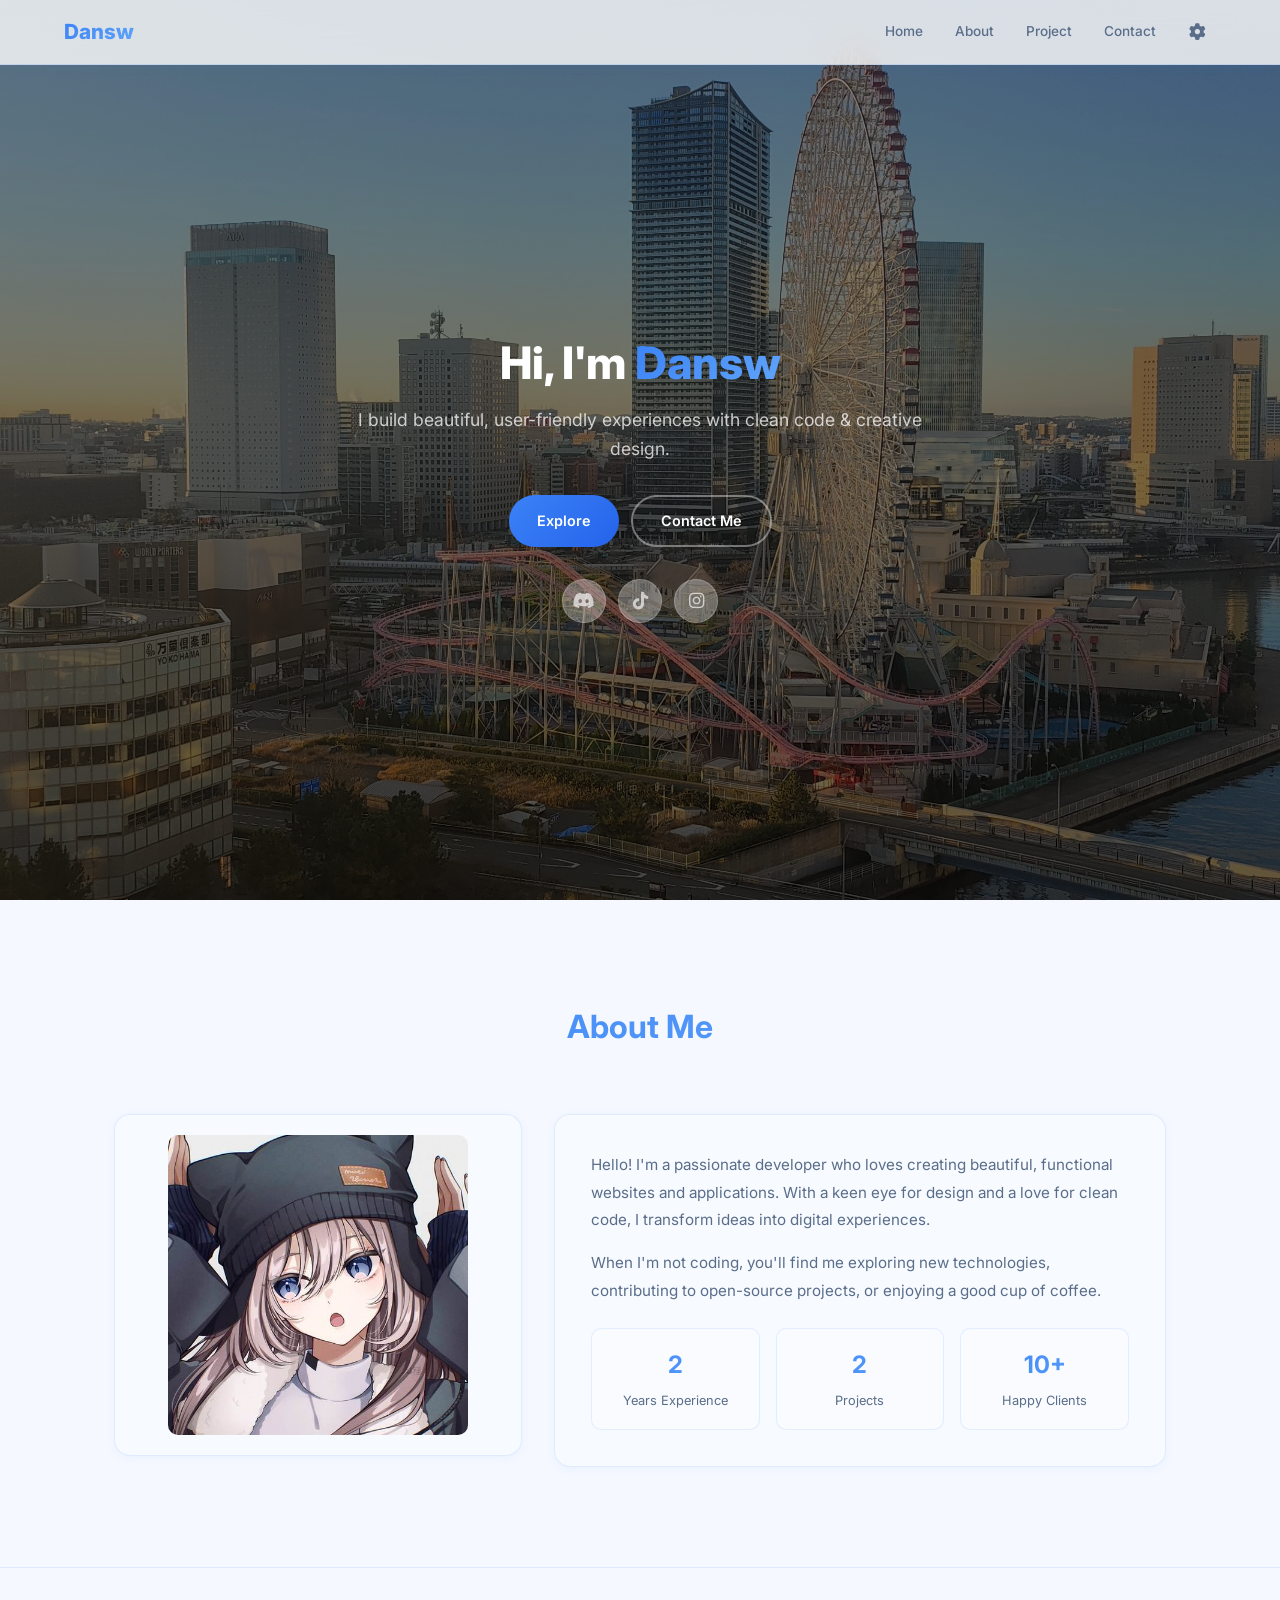
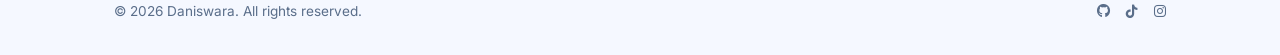
<file: index.html>
<!DOCTYPE html>
<html lang="en" data-theme="system" data-font-size="normal" data-animation="standard">
<head>
    <meta charset="UTF-8">
    <meta name="viewport" content="width=device-width, initial-scale=1.0">
    <title>Dansw</title>
    <link rel="stylesheet" href="https://cdnjs.cloudflare.com/ajax/libs/font-awesome/6.5.1/css/all.min.css">
    <link rel="preconnect" href="https://fonts.googleapis.com">
    <link rel="preconnect" href="https://fonts.gstatic.com" crossorigin>
    <link href="https://fonts.googleapis.com/css2?family=Inter:wght@300;400;500;600;700;800&display=swap" rel="stylesheet">
    <link rel="stylesheet" href="css/style.css">
    <link rel="icon" type="image/jpg" href="/img/D_logo.png">
</head>
<body>

    <nav class="navbar">
        <div class="nav-container">
            <div class="nav-left">
                <a href="/" class="nav-logo">Dansw</a>
            </div>
            <div class="nav-right">
                <div class="nav-links">
                    <a href="/index.html" class="nav-link active">Home</a>
                    <a href="/about.html" class="nav-link">About</a>

                    <a href="/project.html" class="nav-link">Project</a>
                    <a href="/contact.html" class="nav-link">Contact</a>
                </div>
                <div class="nav-actions">
                    <button class="settings-btn" id="settingsBtn" aria-label="Settings">
                        <i class="fas fa-cog"></i>
                    </button>
                    <button class="hamburger" id="hamburger" aria-label="Menu">
                        <span></span>
                        <span></span>
                        <span></span>
                    </button>
                </div>
            </div>
        </div>
    </nav>

    <section id="hero" class="hero">
        <div class="hero-bg">
            <img src="/img/backload_jp.webp" alt="">
        </div>
        <div class="hero-content">
            <h1 class="hero-title">Hi, I'm <span class="gradient-text">Dansw</span></h1>
            <p class="hero-subtitle">I build beautiful, user-friendly experiences with clean code & creative design.</p>
            <div class="hero-actions">
                <a href="#about" class="btn btn-primary">Explore</a>
                <a href="/contact.html" class="btn btn-outline">Contact Me</a>
            </div>
            <div class="hero-socials">
                <a href="https://discord.com/" class="social-link" aria-label="Discord"><i class="fab fa-discord"></i></a>
                <a href="https://www.tiktok.com/@danswr28" class="social-link" aria-label="Tiktok"><i class="fab fa-tiktok"></i></a>
                <a href="https://www.instagram.com/d4nsw_4u/" class="social-link" aria-label="Instagram"><i class="fab fa-instagram"></i></a>
            </div>
        </div>
    </section>

    <section id="about" class="section">
        <div class="container">
            <h2 class="section-title">About Me</h2>
            <div class="about-grid">
                <div class="about-image">
                    <img src="/img/logo.jpg" alt="About">
                </div>
                <div class="about-content">
                    <p>Hello! I'm a passionate developer who loves creating beautiful, functional websites and applications. With a keen eye for design and a love for clean code, I transform ideas into digital experiences.</p>
                    <p>When I'm not coding, you'll find me exploring new technologies, contributing to open-source projects, or enjoying a good cup of coffee.</p>
                    <div class="about-stats">
                        <div class="stat">
                            <span class="stat-number">2</span>
                            <span class="stat-label">Years Experience</span>
                        </div>
                        <div class="stat">
                            <span class="stat-number">2</span>
                            <span class="stat-label">Projects</span>
                        </div>
                        <div class="stat">
                            <span class="stat-number">10+</span>
                            <span class="stat-label">Happy Clients</span>
                        </div>
                    </div>
                </div>
            </div>
        </div>
    </section>

    <footer class="footer">
        <div class="container">
            <div class="footer-content">
                <p>&copy; 2026 Daniswara. All rights reserved.</p>
                <div class="footer-links">
                    <a href="https://discord.com/" target="_blank"><i class="fab fa-github"></i></a>
                    <a href="https://www.tiktok.com/@danswr28" target="_blank"><i class="fab fa-tiktok"></i></a>
                    <a href="https://www.instagram.com/d4nsw_4u/" target="_blank"><i class="fab fa-instagram"></i></a>
                </div>
            </div>
        </div>
    </footer>

    <div class="modal-overlay" id="settingsModal">
        <div class="modal">
            <div class="modal-header">
                <h3><i class="fas fa-cog"></i> Settings</h3>
                <button class="modal-close" id="modalClose" aria-label="Close">&times;</button>
            </div>
            <div class="modal-body">
                <div class="setting-group">
                    <h4><i class="fas fa-palette"></i> Theme</h4>
                    <div class="setting-options" data-setting="theme">
                        <button class="setting-option active" data-value="system">
                            <i class="fas fa-desktop"></i>
                            <span>System</span>
                        </button>
                        <button class="setting-option" data-value="light">
                            <i class="fas fa-sun"></i>
                            <span>Light</span>
                        </button>
                        <button class="setting-option" data-value="dark">
                            <i class="fas fa-moon"></i>
                            <span>Dark</span>
                        </button>
                    </div>
                </div>
                <div class="setting-group">
                    <h4><i class="fas fa-font"></i> Font Size</h4>
                    <div class="setting-options" data-setting="fontSize">
                        <button class="setting-option" data-value="small">
                            <span>A</span>
                            <span>Small</span>
                        </button>
                        <button class="setting-option active" data-value="normal">
                            <span>A</span>
                            <span>Normal</span>
                        </button>
                        <button class="setting-option" data-value="bigger">
                            <span>A</span>
                            <span>Big</span>
                        </button>
                    </div>
                </div>
                <div class="setting-group">
                    <h4><i class="fas fa-bolt"></i> Animation </h4>
                    <div class="setting-options" data-setting="animation">
                        <button class="setting-option" data-value="disable">
                            <i class="fas fa-stop"></i>
                            <span>Disable</span>
                        </button>
                        <button class="setting-option active" data-value="standard">
                            <i class="fas fa-play"></i>
                            <span>Standard</span>
                        </button>
                        <button class="setting-option" data-value="smooth">
                            <i class="fas fa-forward"></i>
                            <span>Smooth</span>
                        </button>
                    </div>
                </div>
            </div>
        </div>
    </div>

    <div id="notification" class="notification">Settings saved successfully!</div>

    <script src="js/script.js"></script>
</body>
</html>
</file>
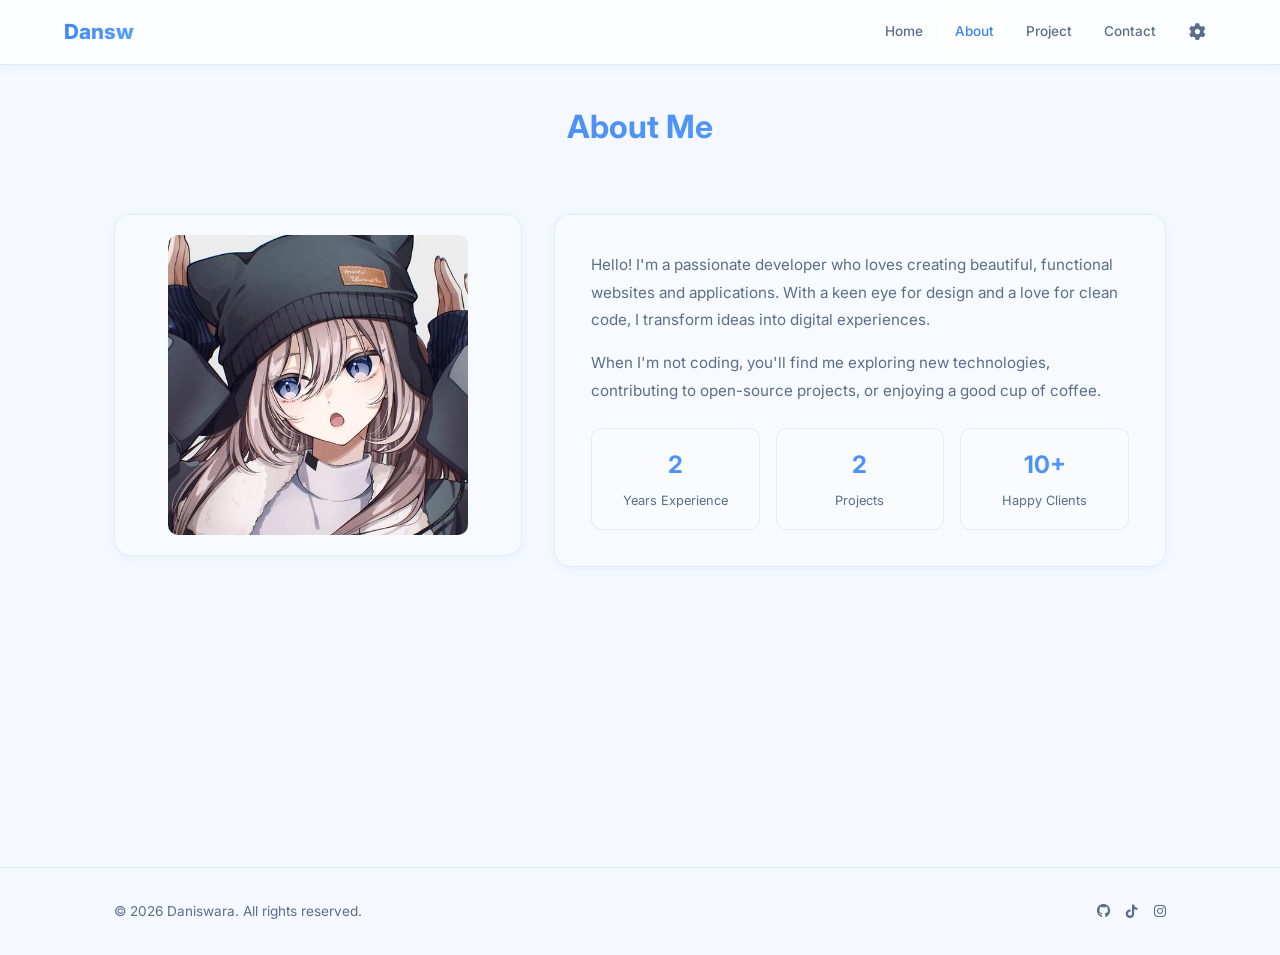
<file: about.html>
<!DOCTYPE html>
<html lang="en">
<head>
    <meta charset="UTF-8">
    <meta name="viewport" content="width=device-width, initial-scale=1.0">
    <link rel="stylesheet" href="https://cdnjs.cloudflare.com/ajax/libs/font-awesome/6.5.1/css/all.min.css">
    <link rel="preconnect" href="https://fonts.googleapis.com">
    <link rel="preconnect" href="https://fonts.gstatic.com" crossorigin>
    <link href="https://fonts.googleapis.com/css2?family=Inter:wght@300;400;500;600;700;800&display=swap" rel="stylesheet">
    <link rel="stylesheet" href="css/style.css">
    <link rel="icon" type="image/jpg" href="/img/D_logo.png">
    <title>About</title>
</head>
<body>
    
    <nav class="navbar">
        <div class="nav-container">
            <div class="nav-left">
                <a href="/" class="nav-logo">Dansw</a>
            </div>
            <div class="nav-right">
                <div class="nav-links">
                    <a href="/index.html" class="nav-link">Home</a>
                    <a href="/about.html" class="nav-link active">About</a>

                    <a href="/project.html" class="nav-link">Project</a>
                    <a href="/contact.html" class="nav-link">Contact</a>
                </div>
                <div class="nav-actions">
                    <button class="settings-btn" id="settingsBtn" aria-label="Settings">
                        <i class="fas fa-cog"></i>
                    </button>
                    <button class="hamburger" id="hamburger" aria-label="Menu">
                        <span></span>
                        <span></span>
                        <span></span>
                    </button>
                </div>
            </div>
        </div>
    </nav>

    <section id="about" class="section-about">
        <div class="container">
            <h2 class="section-title">About Me</h2>
            <div class="about-grid">
                <div class="about-image">
                    <img src="/img/logo.jpg" alt="About">
                </div>
                <div class="about-content">
                    <p>Hello! I'm a passionate developer who loves creating beautiful, functional websites and applications. With a keen eye for design and a love for clean code, I transform ideas into digital experiences.</p>
                    <p>When I'm not coding, you'll find me exploring new technologies, contributing to open-source projects, or enjoying a good cup of coffee.</p>
                    <div class="about-stats">
                        <div class="stat">
                            <span class="stat-number">2</span>
                            <span class="stat-label">Years Experience</span>
                        </div>
                        <div class="stat">
                            <span class="stat-number">2</span>
                            <span class="stat-label">Projects</span>
                        </div>
                        <div class="stat">
                            <span class="stat-number">10+</span>
                            <span class="stat-label">Happy Clients</span>
                        </div>
                    </div>
                </div>
            </div>
        </div>
    </section>

    <footer class="footer">
        <div class="container">
            <div class="footer-content">
                <p>&copy; 2026 Daniswara. All rights reserved.</p>
                <div class="footer-links">
                    <a href="https://discord.com/" target="_blank"><i class="fab fa-github"></i></a>
                    <a href="https://www.tiktok.com/@danswr28" target="_blank"><i class="fab fa-tiktok"></i></a>
                    <a href="https://www.instagram.com/d4nsw_4u/" target="_blank"><i class="fab fa-instagram"></i></a>
                </div>
            </div>
        </div>
    </footer>

    <div class="modal-overlay" id="settingsModal">
        <div class="modal">
            <div class="modal-header">
                <h3><i class="fas fa-cog"></i> Settings</h3>
                <button class="modal-close" id="modalClose" aria-label="Close">&times;</button>
            </div>
            <div class="modal-body">
                <div class="setting-group">
                    <h4><i class="fas fa-palette"></i> Theme</h4>
                    <div class="setting-options" data-setting="theme">
                        <button class="setting-option active" data-value="system">
                            <i class="fas fa-desktop"></i>
                            <span>System</span>
                        </button>
                        <button class="setting-option" data-value="light">
                            <i class="fas fa-sun"></i>
                            <span>Light</span>
                        </button>
                        <button class="setting-option" data-value="dark">
                            <i class="fas fa-moon"></i>
                            <span>Dark</span>
                        </button>
                    </div>
                </div>
                <div class="setting-group">
                    <h4><i class="fas fa-font"></i> Font Size</h4>
                    <div class="setting-options" data-setting="fontSize">
                        <button class="setting-option" data-value="small">
                            <span>A</span>
                            <span>Small</span>
                        </button>
                        <button class="setting-option active" data-value="normal">
                            <span>A</span>
                            <span>Normal</span>
                        </button>
                        <button class="setting-option" data-value="bigger">
                            <span>A</span>
                            <span>Big</span>
                        </button>
                    </div>
                </div>
                <div class="setting-group">
                    <h4><i class="fas fa-bolt"></i> Animation </h4>
                    <div class="setting-options" data-setting="animation">
                        <button class="setting-option" data-value="disable">
                            <i class="fas fa-stop"></i>
                            <span>Disable</span>
                        </button>
                        <button class="setting-option active" data-value="standard">
                            <i class="fas fa-play"></i>
                            <span>Standard</span>
                        </button>
                        <button class="setting-option" data-value="smooth">
                            <i class="fas fa-forward"></i>
                            <span>Smooth</span>
                        </button>
                    </div>
                </div>
            </div>
        </div>
    </div>

    <div id="notification" class="notification">Settings saved successfully!</div>

    <script src="js/script.js"></script>

</body>
</html>
</file>
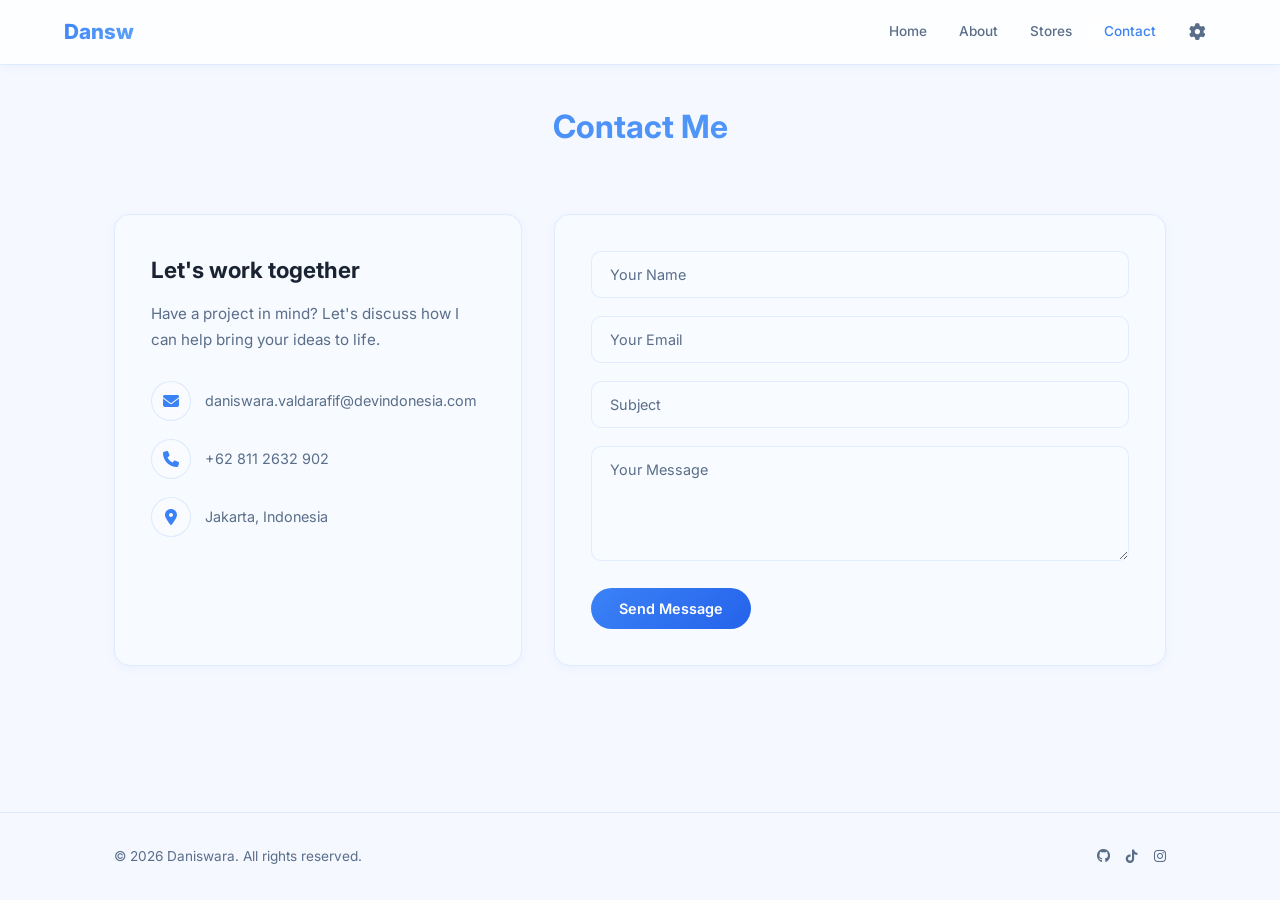
<file: contact.html>
<!DOCTYPE html>
<html lang="en">
<head>
    <meta charset="UTF-8">
    <meta name="viewport" content="width=device-width, initial-scale=1.0">
    <link rel="stylesheet" href="https://cdnjs.cloudflare.com/ajax/libs/font-awesome/6.5.1/css/all.min.css">
    <link rel="preconnect" href="https://fonts.googleapis.com">
    <link rel="preconnect" href="https://fonts.gstatic.com" crossorigin>
    <link href="https://fonts.googleapis.com/css2?family=Inter:wght@300;400;500;600;700;800&display=swap" rel="stylesheet">
    <link rel="stylesheet" href="css/style.css">
    <link rel="icon" type="image/jpg" href="/img/D_logo.png">
    <title>Contact</title>
</head>
<body>
    
    <nav class="navbar">
        <div class="nav-container">
            <div class="nav-left">
                <a href="/" class="nav-logo">Dansw</a>
            </div>
            <div class="nav-right">
                <div class="nav-links">
                    <a href="/index.html" class="nav-link">Home</a>
                    <a href="/about.html" class="nav-link">About</a>

                    <a href="/store.html" class="nav-link">Stores</a>
                    <a href="/contact.html" class="nav-link active">Contact</a>
                </div>
                <div class="nav-actions">
                    <button class="settings-btn" id="settingsBtn" aria-label="Settings">
                        <i class="fas fa-cog"></i>
                    </button>
                    <button class="hamburger" id="hamburger" aria-label="Menu">
                        <span></span>
                        <span></span>
                        <span></span>
                    </button>
                </div>
            </div>
        </div>
    </nav>

    <section id="contact" class="section-contact">
        <div class="container">
            <h2 class="section-title">Contact Me</h2>
            <div class="contact-wrapper">
                <div class="contact-info">
                    <h3>Let's work together</h3>
                    <p>Have a project in mind? Let's discuss how I can help bring your ideas to life.</p>
                    <div class="contact-item">
                        <i class="fas fa-envelope"></i>
                        <span>daniswara.valdarafif@devindonesia.com</span>
                    </div>
                    <div class="contact-item">
                        <i class="fas fa-phone"></i>
                        <span>+62 811 2632 902</span>
                    </div>
                    <div class="contact-item">
                        <i class="fas fa-map-marker-alt"></i>
                        <span>Jakarta, Indonesia</span>
                    </div>
                </div>
                <form class="contact-form" id="contactForm">
                    <div class="form-group">
                        <input type="text" placeholder="Your Name" required>
                    </div>
                    <div class="form-group">
                        <input type="email" placeholder="Your Email" required>
                    </div>
                    <div class="form-group">
                        <input type="text" placeholder="Subject" required>
                    </div>
                    <div class="form-group">
                        <textarea rows="5" placeholder="Your Message" required></textarea>
                    </div>
                    <button type="submit" class="btn btn-primary">Send Message</button>
                </form>
            </div>
        </div>
    </section>

    <footer class="footer">
        <div class="container">
            <div class="footer-content">
                <p>&copy; 2026 Daniswara. All rights reserved.</p>
                <div class="footer-links">
                    <a href="https://discord.com/" target="_blank"><i class="fab fa-github"></i></a>
                    <a href="https://www.tiktok.com/@danswr28" target="_blank"><i class="fab fa-tiktok"></i></a>
                    <a href="https://www.instagram.com/d4nsw_4u/" target="_blank"><i class="fab fa-instagram"></i></a>
                </div>
            </div>
        </div>
    </footer>

    <div class="modal-overlay" id="settingsModal">
        <div class="modal">
            <div class="modal-header">
                <h3><i class="fas fa-cog"></i> Settings</h3>
                <button class="modal-close" id="modalClose" aria-label="Close">&times;</button>
            </div>
            <div class="modal-body">
                <div class="setting-group">
                    <h4><i class="fas fa-palette"></i> Theme</h4>
                    <div class="setting-options" data-setting="theme">
                        <button class="setting-option active" data-value="system">
                            <i class="fas fa-desktop"></i>
                            <span>System</span>
                        </button>
                        <button class="setting-option" data-value="light">
                            <i class="fas fa-sun"></i>
                            <span>Light</span>
                        </button>
                        <button class="setting-option" data-value="dark">
                            <i class="fas fa-moon"></i>
                            <span>Dark</span>
                        </button>
                    </div>
                </div>
                <div class="setting-group">
                    <h4><i class="fas fa-font"></i> Font Size</h4>
                    <div class="setting-options" data-setting="fontSize">
                        <button class="setting-option" data-value="small">
                            <span>A</span>
                            <span>Small</span>
                        </button>
                        <button class="setting-option active" data-value="normal">
                            <span>A</span>
                            <span>Normal</span>
                        </button>
                        <button class="setting-option" data-value="bigger">
                            <span>A</span>
                            <span>Big</span>
                        </button>
                    </div>
                </div>
                <div class="setting-group">
                    <h4><i class="fas fa-bolt"></i> Animation </h4>
                    <div class="setting-options" data-setting="animation">
                        <button class="setting-option" data-value="disable">
                            <i class="fas fa-stop"></i>
                            <span>Disable</span>
                        </button>
                        <button class="setting-option active" data-value="standard">
                            <i class="fas fa-play"></i>
                            <span>Standard</span>
                        </button>
                        <button class="setting-option" data-value="smooth">
                            <i class="fas fa-forward"></i>
                            <span>Smooth</span>
                        </button>
                    </div>
                </div>
            </div>
        </div>
    </div>

    <div id="notification" class="notification">Settings saved successfully!</div>

    <script src="js/script.js"></script>

</body>
</html>
</file>
<file: css/style.css>
:root {
    --bg-primary: #f5f8ff;
    --bg-secondary: #ffffff;
    --text-primary: #1a2332;
    --text-secondary: #5a6e8a;
    --glass-bg: rgba(255, 255, 255, 0.3);
    --glass-border: rgba(59, 130, 246, 0.15);
    --glass-shadow: rgba(59, 130, 246, 0.08);
    --accent-1: #3b82f6;
    --accent-2: #2563eb;
    --accent-3: #60a5fa;
    --nav-bg: rgba(255, 255, 255, 0.8);
    --card-bg: rgba(255, 255, 255, 0.25);
    --skill-fill: linear-gradient(90deg, var(--accent-1), var(--accent-2));
    --modal-overlay: rgba(0, 0, 0, 0.3);
    --border-color: rgba(59, 130, 246, 0.12);
    --input-bg: rgba(255, 255, 255, 0.2);
    --shadow-sm: 0 2px 10px rgba(59, 130, 246, 0.06);
    --shadow-md: 0 8px 32px rgba(59, 130, 246, 0.1);
    --shadow-lg: 0 8px 32px rgba(59, 130, 246, 0.18);
    --radius: 16px;
    --radius-sm: 10px;
    --transition-speed: 0.3s;
    --font-base: 16px;
    --font-scale: 1;
}

[data-theme="dark"] {
    --bg-primary: #121212;
    --bg-secondary: #1a1a1a;
    --text-primary: #e8edf5;
    --text-secondary: #8899b0;
    --glass-bg: rgba(18, 18, 18, 0.4);
    --glass-border: rgba(59, 130, 246, 0.12);
    --glass-shadow: rgba(0, 0, 0, 0.4);
    --nav-bg: rgba(18, 18, 18, 0.85);
    --card-bg: rgba(18, 18, 18, 0.35);
    --modal-overlay: rgba(0, 0, 0, 0.7);
    --border-color: rgba(59, 130, 246, 0.08);
    --input-bg: rgba(255, 255, 255, 0.06);
    --shadow-sm: 0 2px 10px rgba(0, 0, 0, 0.3);
    --shadow-md: 0 8px 32px rgba(0, 0, 0, 0.4);
    --shadow-lg: 0 8px 32px rgba(0, 0, 0, 0.5);
}

[data-font-size="small"] { --font-base: 14px; --font-scale: 0.9; }
[data-font-size="normal"] { --font-base: 16px; --font-scale: 1; }
[data-font-size="bigger"] { --font-base: 19px; --font-scale: 1.15; }

[data-animation="disable"] * {
    animation-duration: 0s !important;
    animation-delay: 0s !important;
    transition-duration: 0s !important;
    transition-delay: 0s !important;
}

[data-animation="smooth"] {
    --transition-speed: 0.6s;
}

*, *::before, *::after {
    margin: 0;
    padding: 0;
    box-sizing: border-box;
}

html {
    scroll-behavior: smooth;
    font-size: var(--font-base);
}

body {
    font-family: 'Inter', -apple-system, BlinkMacSystemFont, sans-serif;
    background: var(--bg-primary);
    color: var(--text-primary);
    line-height: 1.7;
    transition: background var(--transition-speed), color var(--transition-speed);
    overflow-x: hidden;
    display: flex;
    flex-direction: column;
    min-height: 100vh;
}

a { text-decoration: none; color: inherit; }
button { cursor: pointer; border: none; outline: none; font-family: inherit; }
img { max-width: 100%; display: block; }

.container {
    max-width: 1100px;
    margin: 0 auto;
    padding: 0 24px;
}

.section,
.section-about,
.section-contact {
    padding: 100px 0;
    position: relative;
    flex: 1;
}

.section-about {
    padding: 100px 0;
    padding-bottom: 300px;
    position: relative;
}

.section-contact {
    padding: 100px 0;
    padding-bottom: auto ;
    position: relative;
}

.section-title {
    font-size: calc(2rem * var(--font-scale));
    font-weight: 700;
    text-align: center;
    margin-bottom: 60px;
    background: linear-gradient(135deg, var(--accent-1), var(--accent-3));
    -webkit-background-clip: text;
    -webkit-text-fill-color: transparent;
    background-clip: text;
}

.glass-card {
    background: var(--glass-bg);
    backdrop-filter: blur(20px);
    -webkit-backdrop-filter: blur(20px);
    border: 1px solid var(--glass-border);
    border-radius: var(--radius);
    box-shadow: var(--shadow-md);
    transition: all var(--transition-speed);
}

.glass-card:hover {
    box-shadow: var(--shadow-lg);
    transform: translateY(-2px);
}

.btn {
    display: inline-flex;
    align-items: center;
    gap: 8px;
    padding: 12px 28px;
    border-radius: 50px;
    font-size: calc(0.9rem * var(--font-scale));
    font-weight: 600;
    transition: all var(--transition-speed);
}

.btn-primary {
    background: linear-gradient(135deg, var(--accent-1), var(--accent-2));
    color: white;
    border: none;
}

.btn-primary:hover {
    transform: translateY(-2px);
    box-shadow: 0 6px 20px rgba(59, 130, 246, 0.4);
}

.btn-outline {
    background: transparent;
    color: var(--text-primary);
    border: 2px solid var(--glass-border);
}

.btn-outline:hover {
    background: var(--glass-bg);
    border-color: var(--accent-1);
}

.btn-sm {
    padding: 8px 20px;
    font-size: calc(0.8rem * var(--font-scale));
    background: linear-gradient(135deg, var(--accent-1), var(--accent-2));
    color: white;
}

/* Navbar */
.navbar {
    position: fixed;
    top: 0;
    left: 0;
    right: 0;
    width: 100%;
    background: var(--nav-bg);
    backdrop-filter: blur(20px);
    -webkit-backdrop-filter: blur(20px);
    border-bottom: 1px solid var(--glass-border);
    box-shadow: var(--shadow-sm);
    z-index: 1000;
    transition: all var(--transition-speed);
}

.nav-container {
    display: flex;
    align-items: center;
    justify-content: space-between;
    height: 64px;
    max-width: 1200px;
    margin: 0 auto;
    padding: 0 24px;
}

.nav-left {
    display: flex;
    align-items: center;
}

.nav-right {
    display: flex;
    align-items: center;
    gap: 8px;
}

.nav-logo {
    font-size: calc(1.3rem * var(--font-scale));
    font-weight: 800;
    background: linear-gradient(135deg, var(--accent-1), var(--accent-3));
    -webkit-background-clip: text;
    -webkit-text-fill-color: transparent;
    background-clip: text;
}

.nav-links {
    display: flex;
    gap: 4px;
}

.nav-link {
    padding: 8px 14px;
    border-radius: 8px;
    font-size: calc(0.85rem * var(--font-scale));
    font-weight: 500;
    color: var(--text-secondary);
    transition: all var(--transition-speed);
}

.nav-link:hover,
.nav-link.active {
    color: var(--accent-1);
    background: var(--glass-bg);
}

.nav-actions {
    display: flex;
    align-items: center;
    gap: 4px;
}

.settings-btn {
    width: 38px;
    height: 38px;
    border-radius: 50%;
    display: flex;
    align-items: center;
    justify-content: center;
    font-size: 1.05rem;
    background: transparent;
    color: var(--text-secondary);
    transition: all var(--transition-speed);
}

.settings-btn:hover {
    background: var(--glass-bg);
    color: var(--accent-1);
    transform: rotate(30deg);
}

.hamburger {
    display: none;
    flex-direction: column;
    gap: 5px;
    background: none;
    padding: 8px;
    margin-left: 4px;
}

.hamburger span {
    display: block;
    width: 20px;
    height: 2px;
    background: var(--text-primary);
    border-radius: 2px;
    transition: all var(--transition-speed);
}

/* Hero */
.hero {
    min-height: 100vh;
    display: flex;
    align-items: center;
    justify-content: center;
    position: relative;
    overflow: hidden;
    padding: 120px 24px 60px;
}

.hero-bg {
    position: absolute;
    inset: 0;
    z-index: 0;
    overflow: hidden;
}

.hero-bg img {
    width: 100%;
    height: 100%;
    object-fit: cover;
    display: block;
    animation: heroZoom 12s ease-in-out infinite alternate;
}

.hero-bg::after {
    content: '';
    position: absolute;
    inset: 0;
    background: linear-gradient(to bottom, rgba(0,0,0,0.45), rgba(0,0,0,0.6));
}

@keyframes heroZoom {
    0% { transform: scale(1) translate(0, 0); }
    100% { transform: scale(1.1) translate(-15px, -10px); }
}

.hero-content {
    text-align: center;
    padding: 50px;
    max-width: 700px;
    position: relative;
    z-index: 1;
    color: #fff;
}

.hero-content .hero-subtitle {
    color: rgba(255, 255, 255, 0.75);
}

.hero-content .btn-outline {
    color: #fff;
    border-color: rgba(255, 255, 255, 0.4);
}

.hero-content .btn-outline:hover {
    background: rgba(255, 255, 255, 0.1);
    border-color: #fff;
}

.hero-content .social-link {
    color: rgba(255, 255, 255, 0.65);
    border-color: rgba(255, 255, 255, 0.2);
}

.hero-content .social-link:hover {
    color: #fff;
    background: rgba(255, 255, 255, 0.15);
}

.hero-avatar {
    width: 120px;
    height: 120px;
    margin: 0 auto 24px;
    border-radius: 50%;
    overflow: hidden;
    border: 3px solid var(--glass-border);
    box-shadow: var(--shadow-md);
}

.hero-avatar img {
    width: 100%;
    height: 100%;
    object-fit: cover;
}

.hero-title {
    font-size: calc(2.8rem * var(--font-scale));
    font-weight: 800;
    line-height: 1.2;
    margin-bottom: 16px;
}

.gradient-text {
    background: linear-gradient(135deg, var(--accent-1), var(--accent-3));
    -webkit-background-clip: text;
    -webkit-text-fill-color: transparent;
    background-clip: text;
}

.hero-subtitle {
    font-size: calc(1.1rem * var(--font-scale));
    color: var(--text-secondary);
    margin-bottom: 32px;
    line-height: 1.6;
}

.hero-actions {
    display: flex;
    gap: 12px;
    justify-content: center;
    flex-wrap: wrap;
    margin-bottom: 32px;
}

.hero-socials {
    display: flex;
    gap: 12px;
    justify-content: center;
}

.social-link {
    width: 44px;
    height: 44px;
    border-radius: 50%;
    display: flex;
    align-items: center;
    justify-content: center;
    font-size: 1.1rem;
    background: var(--glass-bg);
    color: var(--text-secondary);
    border: 1px solid var(--glass-border);
    transition: all var(--transition-speed);
}

.social-link:hover {
    background: linear-gradient(135deg, var(--accent-1), var(--accent-2));
    color: white;
    transform: translateY(-3px);
    box-shadow: 0 6px 20px rgba(59, 130, 246, 0.3);
}

/* About */
.about-grid {
    display: grid;
    grid-template-columns: 1fr 1.5fr;
    gap: 32px;
    align-items: start;
}

.about-image {
    padding: 20px;
    text-align: center;
    background: var(--card-bg);
    border-radius: var(--radius);
    border: 1px solid var(--border-color);
    box-shadow: var(--shadow-sm);
}

.about-image img {
    width: 100%;
    max-width: 300px;
    margin: 0 auto;
    border-radius: var(--radius-sm);
}

.about-content {
    padding: 36px;
    background: var(--card-bg);
    border-radius: var(--radius);
    border: 1px solid var(--border-color);
    box-shadow: var(--shadow-sm);
}

.about-content p {
    color: var(--text-secondary);
    margin-bottom: 16px;
    font-size: calc(0.95rem * var(--font-scale));
    line-height: 1.8;
}

.about-stats {
    display: grid;
    grid-template-columns: repeat(3, 1fr);
    gap: 16px;
    margin-top: 24px;
}

.stat {
    text-align: center;
    padding: 16px;
    background: var(--card-bg);
    border-radius: var(--radius-sm);
    border: 1px solid var(--border-color);
}

.stat-number {
    display: block;
    font-size: calc(1.5rem * var(--font-scale));
    font-weight: 700;
    background: linear-gradient(135deg, var(--accent-1), var(--accent-3));
    -webkit-background-clip: text;
    -webkit-text-fill-color: transparent;
    background-clip: text;
}

.stat-label {
    font-size: calc(0.8rem * var(--font-scale));
    color: var(--text-secondary);
}

/* Skills */
.skills-grid {
    display: grid;
    grid-template-columns: repeat(auto-fit, minmax(220px, 1fr));
    gap: 24px;
}

.skill-card {
    padding: 28px 24px;
    text-align: center;
    transition: all var(--transition-speed);
    background: var(--card-bg);
    border-radius: var(--radius);
    border: 1px solid var(--border-color);
    box-shadow: var(--shadow-sm);
}

.skill-card:hover {
    transform: translateY(-5px) !important;
    box-shadow: var(--shadow-md);
}

.skill-icon {
    font-size: 2.5rem;
    margin-bottom: 12px;
    background: linear-gradient(135deg, var(--accent-1), var(--accent-3));
    -webkit-background-clip: text;
    -webkit-text-fill-color: transparent;
    background-clip: text;
}

.skill-card h3 {
    font-size: calc(1rem * var(--font-scale));
    margin-bottom: 16px;
    font-weight: 600;
}

.skill-bar {
    height: 8px;
    background: var(--glass-bg);
    border-radius: 10px;
    overflow: hidden;
    border: 1px solid var(--glass-border);
}

.skill-fill {
    height: 100%;
    background: var(--skill-fill);
    border-radius: 10px;
    transition: width 1.2s ease;
}

/* projects / project */
.project-header {
    display: flex;
    align-items: center;
    justify-content: space-between;
    gap: 16px;
    margin-bottom: 32px;
}

.project-header .section-title {
    margin-bottom: 0;
}

.view-toggle {
    display: flex;
    gap: 4px;
    background: var(--card-bg);
    border-radius: 10px;
    padding: 4px;
    border: 1px solid var(--border-color);
}

.view-btn {
    width: 36px;
    height: 36px;
    border-radius: 8px;
    display: flex;
    align-items: center;
    justify-content: center;
    font-size: 0.95rem;
    color: var(--text-secondary);
    background: transparent;
    transition: all var(--transition-speed);
}

.view-btn.active {
    background: linear-gradient(135deg, var(--accent-1), var(--accent-2));
    color: white;
    box-shadow: 0 2px 8px rgba(59, 130, 246, 0.3);
}

.view-btn:hover:not(.active) {
    color: var(--text-primary);
}

.projects-grid {
    display: grid;
    grid-template-columns: repeat(auto-fit, minmax(260px, 1fr));
    gap: 24px;
    transition: grid-template-columns 0.4s ease;
}

.projects-grid.list-view {
    grid-template-columns: 1fr;
}

.projects-grid.list-view .project-card {
    display: flex;
    flex-direction: row;
    overflow: hidden;
    animation: viewItemIn 0.35s ease backwards;
}

.projects-grid.list-view .project-image {
    width: 200px;
    min-height: 180px;
    height: auto;
    flex-shrink: 0;
}

.projects-grid.list-view .project-image img {
    height: 100%;
    min-height: 180px;
}

.projects-grid.list-view .project-info {
    flex: 1;
    display: flex;
    flex-direction: column;
    justify-content: center;
}

.projects-grid.list-view .project-card:nth-child(1) { animation-delay: 0s; }
.projects-grid.list-view .project-card:nth-child(2) { animation-delay: 0.05s; }
.projects-grid.list-view .project-card:nth-child(3) { animation-delay: 0.1s; }
.projects-grid.list-view .project-card:nth-child(4) { animation-delay: 0.15s; }
.projects-grid.list-view .project-card:nth-child(5) { animation-delay: 0.2s; }
.projects-grid.list-view .project-card:nth-child(6) { animation-delay: 0.25s; }

@keyframes viewItemIn {
    from {
        opacity: 0;
        transform: translateX(-12px);
    }
    to {
        opacity: 1;
        transform: translateX(0);
    }
}

.project-card {
    overflow: hidden;
    transition: all var(--transition-speed);
    background: var(--card-bg);
    border-radius: var(--radius);
    border: 1px solid var(--border-color);
    box-shadow: var(--shadow-sm);
}

.project-card:hover {
    transform: translateY(-6px) !important;
    box-shadow: var(--shadow-md);
}

.projects-grid.list-view .project-card:hover {
    transform: translateY(-3px) !important;
}

.project-image {
    height: 200px;
    overflow: hidden;
    background: var(--card-bg);
}

.project-image img {
    width: 100%;
    height: 100%;
    object-fit: cover;
    display: block;
}

.project-info {
    padding: 24px;
}

.project-info h3 {
    font-size: calc(1.1rem * var(--font-scale));
    margin-bottom: 6px;
    font-weight: 600;
}

.project-price {
    display: inline-block;
    font-size: calc(1.2rem * var(--font-scale));
    font-weight: 700;
    color: var(--accent-1);
    margin-bottom: 8px;
}

.project-info p {
    font-size: calc(0.85rem * var(--font-scale));
    color: var(--text-secondary);
    margin-bottom: 12px;
    line-height: 1.6;
}

.project-tags {
    display: flex;
    flex-wrap: wrap;
    gap: 6px;
    margin-bottom: 16px;
}

.project-tags span {
    padding: 3px 10px;
    border-radius: 20px;
    font-size: calc(0.7rem * var(--font-scale));
    background: var(--glass-bg);
    border: 1px solid var(--glass-border);
    color: var(--text-secondary);
}

@media (max-width: 640px) {
    .projects-grid.list-view .project-card {
        flex-direction: column;
    }
    .projects-grid.list-view .project-image {
        width: 100%;
        height: 160px;
    }
}

/* Contact */
.contact-wrapper {
    display: grid;
    grid-template-columns: 1fr 1.5fr;
    gap: 32px;
}

.contact-info {
    padding: 36px;
    background: var(--card-bg);
    border-radius: var(--radius);
    border: 1px solid var(--border-color);
    box-shadow: var(--shadow-sm);
}

.contact-info h3 {
    font-size: calc(1.4rem * var(--font-scale));
    margin-bottom: 12px;
    font-weight: 700;
}

.contact-info > p {
    color: var(--text-secondary);
    margin-bottom: 28px;
    font-size: calc(0.95rem * var(--font-scale));
}

.contact-item {
    display: flex;
    align-items: center;
    gap: 14px;
    margin-bottom: 18px;
    font-size: calc(0.9rem * var(--font-scale));
    color: var(--text-secondary);
}

.contact-item i {
    width: 40px;
    height: 40px;
    display: flex;
    align-items: center;
    justify-content: center;
    border-radius: 50%;
    background: var(--glass-bg);
    color: var(--accent-1);
    font-size: 1rem;
    border: 1px solid var(--glass-border);
}

.contact-form {
    padding: 36px;
    background: var(--card-bg);
    border-radius: var(--radius);
    border: 1px solid var(--border-color);
    box-shadow: var(--shadow-sm);
}

.form-group {
    margin-bottom: 18px;
}

.form-group input,
.form-group textarea {
    width: 100%;
    padding: 14px 18px;
    border-radius: var(--radius-sm);
    border: 1px solid var(--border-color);
    background: var(--input-bg);
    color: var(--text-primary);
    font-size: calc(0.9rem * var(--font-scale));
    font-family: inherit;
    transition: all var(--transition-speed);
    outline: none;
}

.form-group input:focus,
.form-group textarea:focus {
    border-color: var(--accent-1);
    box-shadow: 0 0 0 3px rgba(59, 130, 246, 0.15);
    background: var(--glass-bg);
}

.form-group input::placeholder,
.form-group textarea::placeholder {
    color: var(--text-secondary);
}

/* Footer */
.footer {
    padding: 32px 0;
    border-top: 1px solid var(--border-color);
    margin-top: auto;
}

.footer-content {
    display: flex;
    align-items: center;
    justify-content: space-between;
    font-size: calc(0.85rem * var(--font-scale));
    color: var(--text-secondary);
}

.footer-links {
    display: flex;
    gap: 16px;
}

.footer-links a {
    transition: color var(--transition-speed);
}

.footer-links a:hover {
    color: var(--accent-1);
}

/* Modal */
.modal-overlay {
    position: fixed;
    inset: 0;
    background: var(--modal-overlay);
    display: flex;
    align-items: center;
    justify-content: center;
    z-index: 2000;
    opacity: 0;
    visibility: hidden;
    transition: all var(--transition-speed);
}

.modal-overlay.active {
    opacity: 1;
    visibility: visible;
}

.modal {
    width: 90%;
    max-width: 480px;
    padding: 0;
    max-height: 90vh;
    overflow-y: auto;
    transform: scale(0.9);
    transition: transform var(--transition-speed), opacity var(--transition-speed);
    background: var(--bg-secondary);
    border: 1px solid var(--border-color);
    border-radius: var(--radius);
    box-shadow: var(--shadow-lg);
}

.modal-overlay.active .modal {
    transform: scale(1);
}

.modal-header {
    display: flex;
    align-items: center;
    justify-content: space-between;
    padding: 24px 28px 16px;
    border-bottom: 1px solid var(--border-color);
}

.modal-header h3 {
    font-size: calc(1.2rem * var(--font-scale));
    font-weight: 700;
    display: flex;
    align-items: center;
    gap: 10px;
}

.modal-header h3 i {
    color: var(--accent-1);
}

.modal-close {
    width: 36px;
    height: 36px;
    border-radius: 50%;
    display: flex;
    align-items: center;
    justify-content: center;
    font-size: 1.4rem;
    background: var(--glass-bg);
    color: var(--text-secondary);
    transition: all var(--transition-speed);
}

.modal-close:hover {
    background: var(--glass-border);
    color: var(--text-primary);
}

.modal-body {
    padding: 24px 28px 28px;
}

.setting-group {
    margin-bottom: 28px;
}

.setting-group:last-child {
    margin-bottom: 0;
}

.setting-group h4 {
    font-size: calc(0.9rem * var(--font-scale));
    font-weight: 600;
    margin-bottom: 14px;
    color: var(--text-secondary);
    display: flex;
    align-items: center;
    gap: 8px;
}

.setting-group h4 i {
    width: 28px;
    color: var(--accent-1);
}

.setting-options {
    display: flex;
    gap: 8px;
    background: var(--glass-bg);
    border-radius: var(--radius-sm);
    padding: 4px;
    border: 1px solid var(--glass-border);
}

.setting-option {
    flex: 1;
    display: flex;
    align-items: center;
    justify-content: center;
    gap: 6px;
    padding: 10px 14px;
    border-radius: 8px;
    font-size: calc(0.85rem * var(--font-scale));
    font-weight: 500;
    color: var(--text-secondary);
    background: transparent;
    transition: all var(--transition-speed);
}

.setting-option:hover {
    color: var(--text-primary);
}

.setting-option.active {
    background: linear-gradient(135deg, var(--accent-1), var(--accent-2));
    color: white;
    box-shadow: 0 4px 12px rgba(59, 130, 246, 0.3);
}

/* Notification */
.notification {
    position: fixed;
    bottom: 32px;
    left: 50%;
    transform: translateX(-50%) translateY(80px);
    background: var(--card-bg);
    backdrop-filter: blur(16px);
    -webkit-backdrop-filter: blur(16px);
    border: 1px solid var(--border-color);
    border-radius: 12px;
    padding: 14px 28px;
    font-size: calc(0.9rem * var(--font-scale));
    font-weight: 500;
    color: var(--text-primary);
    box-shadow: var(--shadow-md);
    z-index: 3000;
    opacity: 0;
    transition: all 0.4s ease;
    pointer-events: none;
    white-space: nowrap;
}

.notification.show {
    opacity: 1;
    transform: translateX(-50%) translateY(0);
}

/* Scroll animations */
.fade-in {
    opacity: 0;
    transform: translateY(40px);
    transition: opacity 0.7s ease, transform 0.7s ease;
}

.fade-in.visible {
    opacity: 1;
    transform: translateY(0);
}

/* Responsive */
@media (max-width: 768px) {
    .nav-container {
        padding: 0 16px;
    }

    .nav-links {
        position: absolute;
        top: 64px;
        left: 0;
        right: 0;
        flex-direction: column;
        background: var(--nav-bg);
        backdrop-filter: blur(20px);
        border-bottom: 1px solid var(--glass-border);
        padding: 12px;
        box-shadow: var(--shadow-md);
        opacity: 0;
        visibility: hidden;
        transform: translateY(-8px);
        transition: opacity var(--transition-speed), transform var(--transition-speed), visibility var(--transition-speed);
    }

    .nav-links.active {
        opacity: 1;
        visibility: visible;
        transform: translateY(0);
    }

    .hamburger {
        display: flex;
    }

    .hero-content {
        padding: 32px 24px;
    }

    .hero-title {
        font-size: calc(2rem * var(--font-scale));
    }

    .about-grid {
        grid-template-columns: 1fr;
    }

    .contact-wrapper {
        grid-template-columns: 1fr;
    }

    .about-stats {
        grid-template-columns: repeat(3, 1fr);
    }

    .section {
        padding: 60px 0;
    }

    .footer-content {
        flex-direction: column;
        gap: 12px;
        text-align: center;
    }
}

@media (max-width: 480px) {
    .hero-title {
        font-size: calc(1.6rem * var(--font-scale));
    }

    .about-stats {
        grid-template-columns: 1fr;
    }

    .skills-grid {
        grid-template-columns: 1fr;
    }

    .projects-grid {
        grid-template-columns: 1fr;
    }

    .setting-option {
        flex-direction: column;
        padding: 8px;
        font-size: calc(0.75rem * var(--font-scale));
    }
}
</file>
